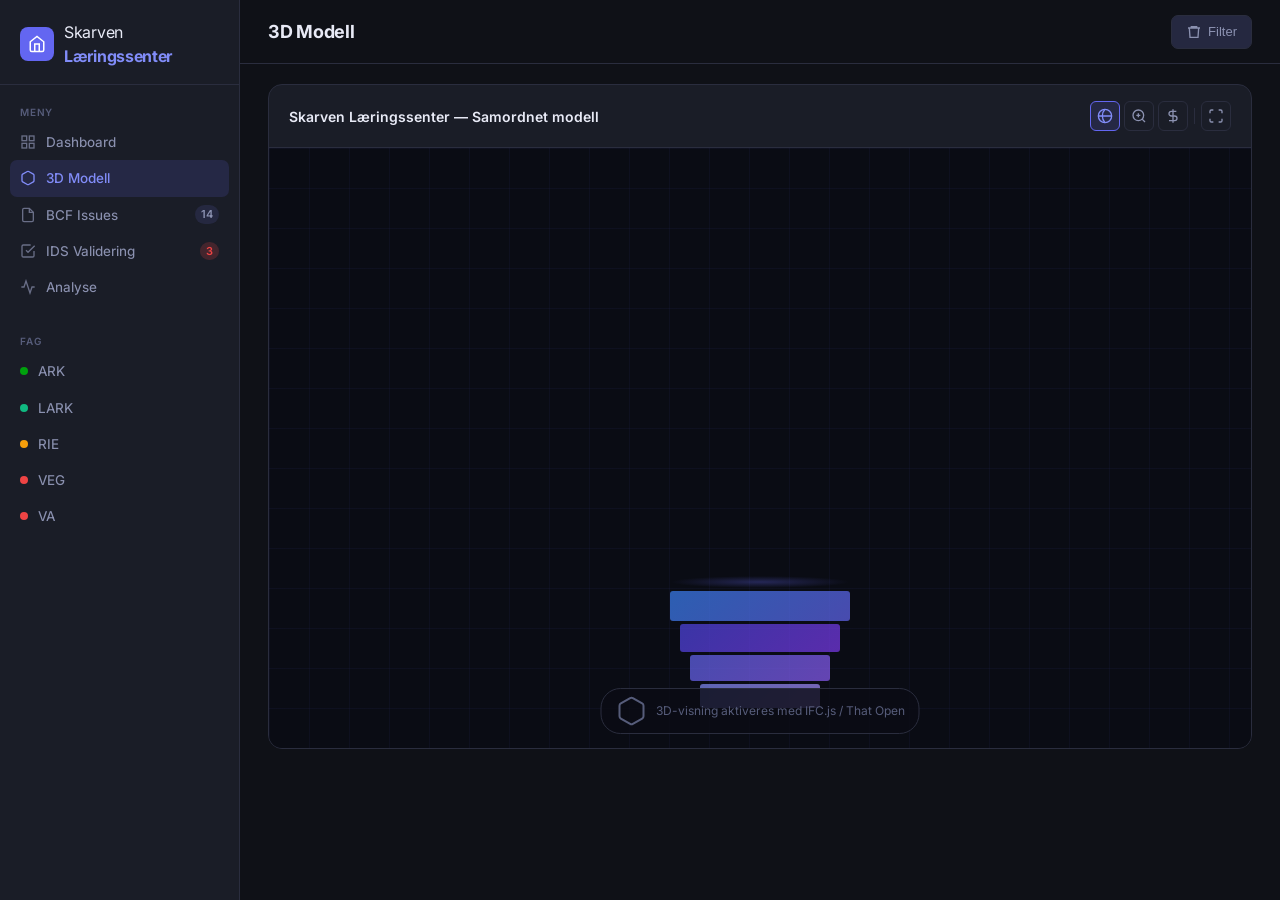
<file: HTML/3Dmodell.html>
<!DOCTYPE html>
<html lang="no">
<head>
  <meta charset="UTF-8" />
  <meta name="viewport" content="width=device-width, initial-scale=1.0" />
  <title>3D Modell — Skarven Læringssenter</title>
  <link rel="stylesheet" href="../CSS/styles.css" />
  <link rel="preconnect" href="https://fonts.googleapis.com" />
  <link href="https://fonts.googleapis.com/css2?family=Inter:wght@300;400;500;600;700&display=swap" rel="stylesheet" />
</head>
<body>
  <aside class="sidebar">
    <div class="sidebar-logo">
      <div class="logo-icon">
        <svg viewBox="0 0 24 24" fill="none" stroke="currentColor" stroke-width="2">
          <path d="M3 9l9-7 9 7v11a2 2 0 01-2 2H5a2 2 0 01-2-2z"/>
          <polyline points="9 22 9 12 15 12 15 22"/>
        </svg>
      </div>
      <span class="logo-text">Skarven <strong>Læringssenter</strong></span>
    </div>

    <nav class="sidebar-nav">
      <div class="nav-section-label">Meny</div>
      <a href="index.html" class="nav-item">
        <svg viewBox="0 0 24 24" fill="none" stroke="currentColor" stroke-width="2"><rect x="3" y="3" width="7" height="7"/><rect x="14" y="3" width="7" height="7"/><rect x="14" y="14" width="7" height="7"/><rect x="3" y="14" width="7" height="7"/></svg>
        Dashboard
      </a>
      <a href="3Dmodell.html" class="nav-item active">
        <svg viewBox="0 0 24 24" fill="none" stroke="currentColor" stroke-width="2"><path d="M21 16V8a2 2 0 00-1-1.73l-7-4a2 2 0 00-2 0l-7 4A2 2 0 003 8v8a2 2 0 001 1.73l7 4a2 2 0 002 0l7-4A2 2 0 0021 16z"/></svg>
        3D Modell
      </a>
      <a href="BCF.html" class="nav-item">
        <svg viewBox="0 0 24 24" fill="none" stroke="currentColor" stroke-width="2"><path d="M14 2H6a2 2 0 00-2 2v16a2 2 0 002 2h12a2 2 0 002-2V8z"/><polyline points="14 2 14 8 20 8"/></svg>
        BCF Issues
        <span class="nav-badge">14</span>
      </a>
      <a href="IDS.html" class="nav-item">
        <svg viewBox="0 0 24 24" fill="none" stroke="currentColor" stroke-width="2"><path d="M9 11l3 3L22 4"/><path d="M21 12v7a2 2 0 01-2 2H5a2 2 0 01-2-2V5a2 2 0 012-2h11"/></svg>
        IDS Validering
        <span class="nav-badge error">3</span>
      </a>
      <a href="Anlyse.html" class="nav-item">
        <svg viewBox="0 0 24 24" fill="none" stroke="currentColor" stroke-width="2"><polyline points="22 12 18 12 15 21 9 3 6 12 2 12"/></svg>
        Analyse
      </a>

      <div class="nav-section-label" style="margin-top:1.5rem">Fag</div>
      <a href="#" class="nav-item"><span class="discipline-dot" style="background:#00a10d"></span>ARK</a>
      <a href="#" class="nav-item"><span class="discipline-dot" style="background:#10b981"></span>LARK</a>
      <a href="#" class="nav-item"><span class="discipline-dot" style="background:#f59e0b"></span>RIE</a>
      <a href="#" class="nav-item"><span class="discipline-dot" style="background:#ef4444"></span>VEG</a>
      <a href="#" class="nav-item"><span class="discipline-dot" style="background:#ef4444"></span>VA</a>
    </nav>
  </aside>

  <main class="main">
    <header class="topbar">
      <div class="topbar-left">
        <h1 class="page-title">3D Modell</h1>
      </div>
      <div class="topbar-right">
        <button class="btn btn-secondary">
          <svg viewBox="0 0 24 24" fill="none" stroke="currentColor" stroke-width="2" width="16" height="16"><path d="M3 6h18M8 6V4h8v2M19 6l-1 14H6L5 6"/></svg>
          Filter
        </button>
      </div>
    </header>

    <section style="padding:20px 28px">
      <div class="card viewer-card">
        <div class="card-header">
          <h2 class="card-title">Skarven Læringssenter — Samordnet modell</h2>
          <div class="card-actions">
            <div class="viewer-tools">
              <button class="btn-icon active" title="Orbit">
                <svg viewBox="0 0 24 24" fill="none" stroke="currentColor" stroke-width="2" width="16" height="16"><circle cx="12" cy="12" r="10"/><path d="M12 2a14.5 14.5 0 000 20"/><path d="M2 12h20"/></svg>
              </button>
              <button class="btn-icon" title="Zoom">
                <svg viewBox="0 0 24 24" fill="none" stroke="currentColor" stroke-width="2" width="16" height="16"><circle cx="11" cy="11" r="8"/><path d="M21 21l-4.35-4.35"/><line x1="11" y1="8" x2="11" y2="14"/><line x1="8" y1="11" x2="14" y2="11"/></svg>
              </button>
              <button class="btn-icon" title="Snitt">
                <svg viewBox="0 0 24 24" fill="none" stroke="currentColor" stroke-width="2" width="16" height="16"><line x1="12" y1="2" x2="12" y2="22"/><path d="M17 5H9.5a3.5 3.5 0 000 7h5a3.5 3.5 0 010 7H6"/></svg>
              </button>
              <div class="viewer-divider"></div>
              <button class="btn-icon" title="Fullskjerm">
                <svg viewBox="0 0 24 24" fill="none" stroke="currentColor" stroke-width="2" width="16" height="16"><path d="M8 3H5a2 2 0 00-2 2v3m18 0V5a2 2 0 00-2-2h-3m0 18h3a2 2 0 002-2v-3M3 16v3a2 2 0 002 2h3"/></svg>
              </button>
            </div>
          </div>
        </div>
        <div class="viewer-canvas" style="height:600px">
          <div class="viewer-grid"></div>
          <div class="viewer-model-mock">
            <div class="mock-building">
              <div class="mock-floor mock-floor--4"></div>
              <div class="mock-floor mock-floor--3"></div>
              <div class="mock-floor mock-floor--2"></div>
              <div class="mock-floor mock-floor--1"></div>
              <div class="mock-shadow"></div>
            </div>
          </div>
          <div class="viewer-overlay-text">
            <svg viewBox="0 0 24 24" fill="none" stroke="currentColor" stroke-width="1.5" width="32" height="32"><path d="M21 16V8a2 2 0 00-1-1.73l-7-4a2 2 0 00-2 0l-7 4A2 2 0 003 8v8a2 2 0 001 1.73l7 4a2 2 0 002 0l7-4A2 2 0 0021 16z"/></svg>
            <span>3D-visning aktiveres med IFC.js / That Open</span>
          </div>
        </div>
      </div>
    </section>
  </main>

  <script src="../JS/app.js" defer></script>
</body>
</html>
</file>
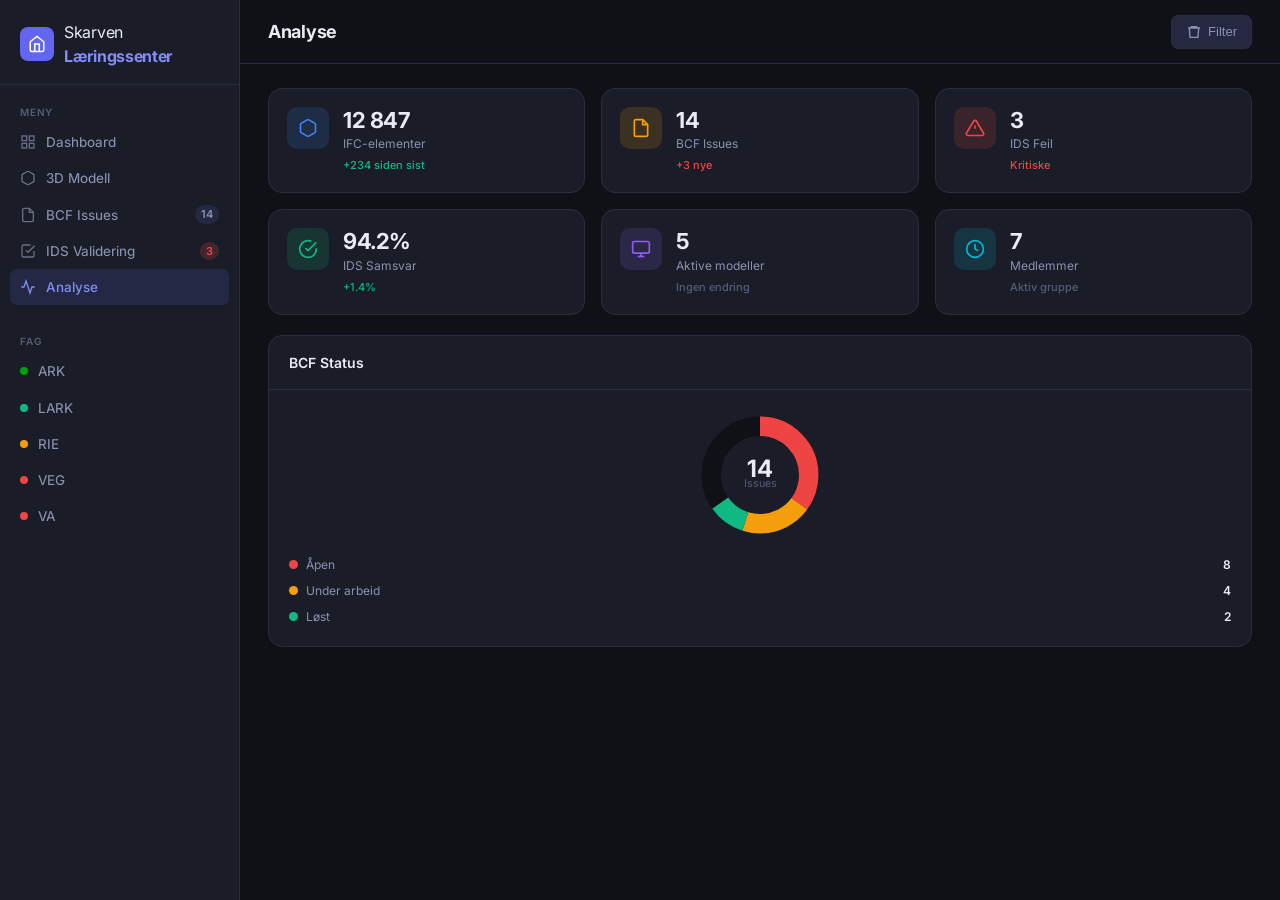
<file: HTML/Anlyse.html>
<!DOCTYPE html>
<html lang="no">
<head>
  <meta charset="UTF-8" />
  <meta name="viewport" content="width=device-width, initial-scale=1.0" />
  <title>Analyse — Skarven Læringssenter</title>
  <link rel="stylesheet" href="../CSS/styles.css" />
  <link rel="preconnect" href="https://fonts.googleapis.com" />
  <link href="https://fonts.googleapis.com/css2?family=Inter:wght@300;400;500;600;700&display=swap" rel="stylesheet" />
</head>
<body>
  <aside class="sidebar">
    <div class="sidebar-logo">
      <div class="logo-icon">
        <svg viewBox="0 0 24 24" fill="none" stroke="currentColor" stroke-width="2">
          <path d="M3 9l9-7 9 7v11a2 2 0 01-2 2H5a2 2 0 01-2-2z"/>
          <polyline points="9 22 9 12 15 12 15 22"/>
        </svg>
      </div>
      <span class="logo-text">Skarven <strong>Læringssenter</strong></span>
    </div>

    <nav class="sidebar-nav">
      <div class="nav-section-label">Meny</div>
      <a href="index.html" class="nav-item">
        <svg viewBox="0 0 24 24" fill="none" stroke="currentColor" stroke-width="2"><rect x="3" y="3" width="7" height="7"/><rect x="14" y="3" width="7" height="7"/><rect x="14" y="14" width="7" height="7"/><rect x="3" y="14" width="7" height="7"/></svg>
        Dashboard
      </a>
      <a href="3Dmodell.html" class="nav-item">
        <svg viewBox="0 0 24 24" fill="none" stroke="currentColor" stroke-width="2"><path d="M21 16V8a2 2 0 00-1-1.73l-7-4a2 2 0 00-2 0l-7 4A2 2 0 003 8v8a2 2 0 001 1.73l7 4a2 2 0 002 0l7-4A2 2 0 0021 16z"/></svg>
        3D Modell
      </a>
      <a href="BCF.html" class="nav-item">
        <svg viewBox="0 0 24 24" fill="none" stroke="currentColor" stroke-width="2"><path d="M14 2H6a2 2 0 00-2 2v16a2 2 0 002 2h12a2 2 0 002-2V8z"/><polyline points="14 2 14 8 20 8"/></svg>
        BCF Issues
        <span class="nav-badge">14</span>
      </a>
      <a href="IDS.html" class="nav-item">
        <svg viewBox="0 0 24 24" fill="none" stroke="currentColor" stroke-width="2"><path d="M9 11l3 3L22 4"/><path d="M21 12v7a2 2 0 01-2 2H5a2 2 0 01-2-2V5a2 2 0 012-2h11"/></svg>
        IDS Validering
        <span class="nav-badge error">3</span>
      </a>
      <a href="Anlyse.html" class="nav-item active">
        <svg viewBox="0 0 24 24" fill="none" stroke="currentColor" stroke-width="2"><polyline points="22 12 18 12 15 21 9 3 6 12 2 12"/></svg>
        Analyse
      </a>

      <div class="nav-section-label" style="margin-top:1.5rem">Fag</div>
      <a href="#" class="nav-item"><span class="discipline-dot" style="background:#00a10d"></span>ARK</a>
      <a href="#" class="nav-item"><span class="discipline-dot" style="background:#10b981"></span>LARK</a>
      <a href="#" class="nav-item"><span class="discipline-dot" style="background:#f59e0b"></span>RIE</a>
      <a href="#" class="nav-item"><span class="discipline-dot" style="background:#ef4444"></span>VEG</a>
      <a href="#" class="nav-item"><span class="discipline-dot" style="background:#ef4444"></span>VA</a>
    </nav>
  </aside>

  <main class="main">
    <header class="topbar">
      <div class="topbar-left">
        <h1 class="page-title">Analyse</h1>
      </div>
      <div class="topbar-right">
        <button class="btn btn-secondary">
          <svg viewBox="0 0 24 24" fill="none" stroke="currentColor" stroke-width="2" width="16" height="16"><path d="M3 6h18M8 6V4h8v2M19 6l-1 14H6L5 6"/></svg>
          Filter
        </button>
      </div>
    </header>

    <section class="kpi-grid">
      <div class="kpi-card">
        <div class="kpi-icon kpi-icon--blue">
          <svg viewBox="0 0 24 24" fill="none" stroke="currentColor" stroke-width="2"><path d="M21 16V8a2 2 0 00-1-1.73l-7-4a2 2 0 00-2 0l-7 4A2 2 0 003 8v8a2 2 0 001 1.73l7 4a2 2 0 002 0l7-4A2 2 0 0021 16z"/></svg>
        </div>
        <div class="kpi-content">
          <div class="kpi-value">12 847</div>
          <div class="kpi-label">IFC-elementer</div>
          <div class="kpi-delta positive">+234 siden sist</div>
        </div>
      </div>
      <div class="kpi-card">
        <div class="kpi-icon kpi-icon--amber">
          <svg viewBox="0 0 24 24" fill="none" stroke="currentColor" stroke-width="2"><path d="M14 2H6a2 2 0 00-2 2v16a2 2 0 002 2h12a2 2 0 002-2V8z"/><polyline points="14 2 14 8 20 8"/></svg>
        </div>
        <div class="kpi-content">
          <div class="kpi-value">14</div>
          <div class="kpi-label">BCF Issues</div>
          <div class="kpi-delta negative">+3 nye</div>
        </div>
      </div>
      <div class="kpi-card">
        <div class="kpi-icon kpi-icon--red">
          <svg viewBox="0 0 24 24" fill="none" stroke="currentColor" stroke-width="2"><path d="M10.29 3.86L1.82 18a2 2 0 001.71 3h16.94a2 2 0 001.71-3L13.71 3.86a2 2 0 00-3.42 0z"/><line x1="12" y1="9" x2="12" y2="13"/><line x1="12" y1="17" x2="12.01" y2="17"/></svg>
        </div>
        <div class="kpi-content">
          <div class="kpi-value">3</div>
          <div class="kpi-label">IDS Feil</div>
          <div class="kpi-delta negative">Kritiske</div>
        </div>
      </div>
      <div class="kpi-card">
        <div class="kpi-icon kpi-icon--green">
          <svg viewBox="0 0 24 24" fill="none" stroke="currentColor" stroke-width="2"><path d="M22 11.08V12a10 10 0 11-5.93-9.14"/><polyline points="22 4 12 14.01 9 11.01"/></svg>
        </div>
        <div class="kpi-content">
          <div class="kpi-value">94.2%</div>
          <div class="kpi-label">IDS Samsvar</div>
          <div class="kpi-delta positive">+1.4%</div>
        </div>
      </div>
      <div class="kpi-card">
        <div class="kpi-icon kpi-icon--purple">
          <svg viewBox="0 0 24 24" fill="none" stroke="currentColor" stroke-width="2"><rect x="2" y="3" width="20" height="14" rx="2"/><line x1="8" y1="21" x2="16" y2="21"/><line x1="12" y1="17" x2="12" y2="21"/></svg>
        </div>
        <div class="kpi-content">
          <div class="kpi-value">5</div>
          <div class="kpi-label">Aktive modeller</div>
          <div class="kpi-delta neutral">Ingen endring</div>
        </div>
      </div>
      <div class="kpi-card">
        <div class="kpi-icon kpi-icon--cyan">
          <svg viewBox="0 0 24 24" fill="none" stroke="currentColor" stroke-width="2"><circle cx="12" cy="12" r="10"/><polyline points="12 6 12 12 16 14"/></svg>
        </div>
        <div class="kpi-content">
          <div class="kpi-value">7</div>
          <div class="kpi-label">Medlemmer</div>
          <div class="kpi-delta neutral">Aktiv gruppe</div>
        </div>
      </div>
    </section>

    <section style="padding:20px 28px">
      <div class="card chart-card">
        <div class="card-header">
          <h2 class="card-title">BCF Status</h2>
        </div>
        <div class="donut-container">
          <svg class="donut-svg" viewBox="0 0 120 120">
            <circle class="donut-ring" cx="60" cy="60" r="45" />
            <circle class="donut-segment donut-segment--open" cx="60" cy="60" r="45" stroke-dasharray="99 184" stroke-dashoffset="0" />
            <circle class="donut-segment donut-segment--progress" cx="60" cy="60" r="45" stroke-dasharray="56 184" stroke-dashoffset="-99" />
            <circle class="donut-segment donut-segment--solved" cx="60" cy="60" r="45" stroke-dasharray="29 184" stroke-dashoffset="-155" />
            <text x="60" y="56" class="donut-center-num">14</text>
            <text x="60" y="68" class="donut-center-label">Issues</text>
          </svg>
          <div class="donut-legend">
            <div class="donut-legend-item">
              <span class="donut-dot" style="background:#ef4444"></span>
              <span>Åpen</span>
              <strong>8</strong>
            </div>
            <div class="donut-legend-item">
              <span class="donut-dot" style="background:#f59e0b"></span>
              <span>Under arbeid</span>
              <strong>4</strong>
            </div>
            <div class="donut-legend-item">
              <span class="donut-dot" style="background:#10b981"></span>
              <span>Løst</span>
              <strong>2</strong>
            </div>
          </div>
        </div>
      </div>
    </section>
  </main>

  <script src="../JS/app.js" defer></script>
</body>
</html>
</file>
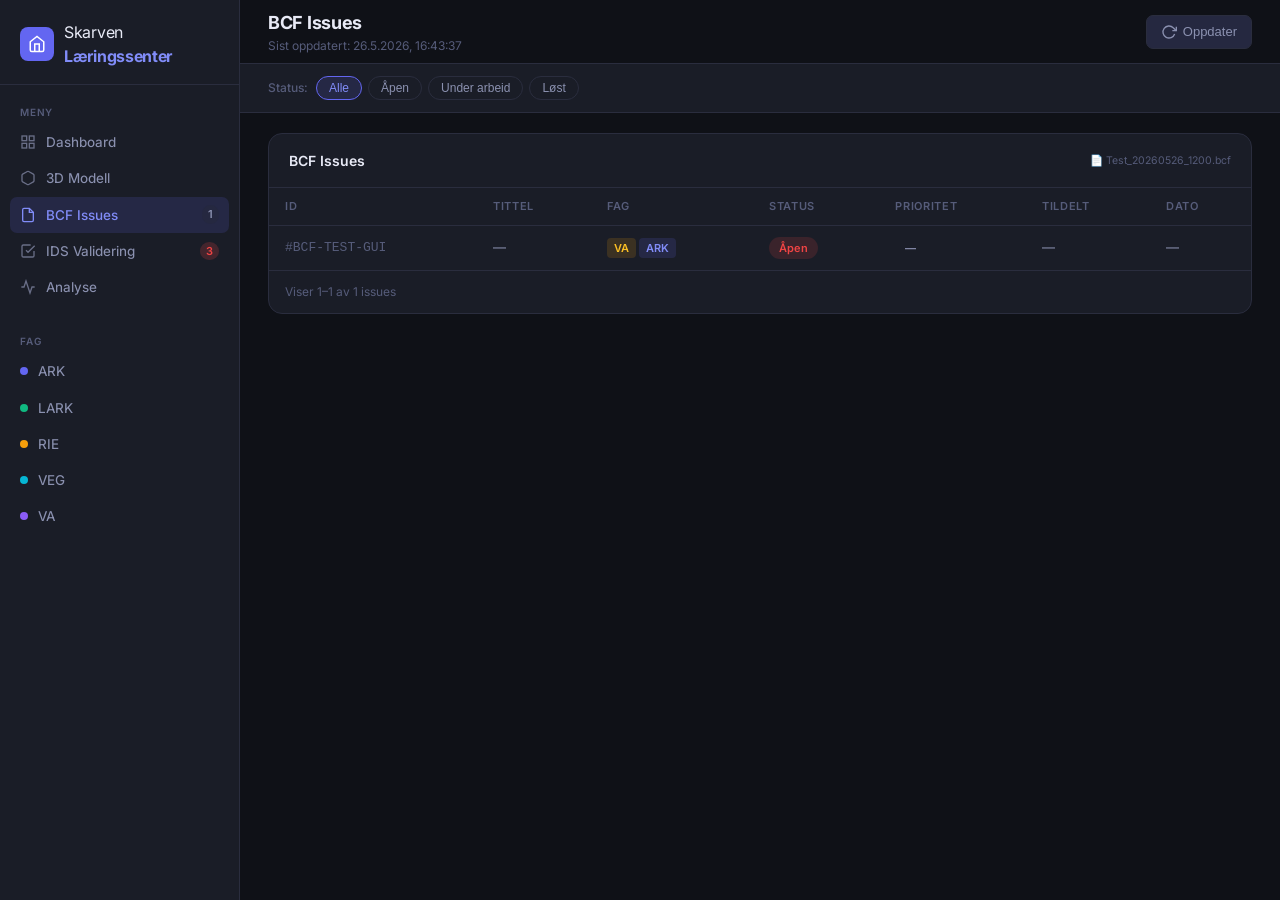
<file: HTML/BCF.html>
<!DOCTYPE html>
<html lang="no">
<head>
  <meta charset="UTF-8" />
  <meta name="viewport" content="width=device-width, initial-scale=1.0" />
  <title>BCF Issues — Skarven Læringssenter</title>
  <link rel="stylesheet" href="../CSS/styles.css" />
  <link rel="preconnect" href="https://fonts.googleapis.com" />
  <link href="https://fonts.googleapis.com/css2?family=Inter:wght@300;400;500;600;700&display=swap" rel="stylesheet" />
</head>
<body>
  <aside class="sidebar">
    <div class="sidebar-logo">
      <div class="logo-icon">
        <svg viewBox="0 0 24 24" fill="none" stroke="currentColor" stroke-width="2">
          <path d="M3 9l9-7 9 7v11a2 2 0 01-2 2H5a2 2 0 01-2-2z"/>
          <polyline points="9 22 9 12 15 12 15 22"/>
        </svg>
      </div>
      <span class="logo-text">Skarven <strong>Læringssenter</strong></span>
    </div>

    <nav class="sidebar-nav">
      <div class="nav-section-label">Meny</div>
      <a href="index.html" class="nav-item">
        <svg viewBox="0 0 24 24" fill="none" stroke="currentColor" stroke-width="2"><rect x="3" y="3" width="7" height="7"/><rect x="14" y="3" width="7" height="7"/><rect x="14" y="14" width="7" height="7"/><rect x="3" y="14" width="7" height="7"/></svg>
        Dashboard
      </a>
      <a href="3Dmodell.html" class="nav-item">
        <svg viewBox="0 0 24 24" fill="none" stroke="currentColor" stroke-width="2"><path d="M21 16V8a2 2 0 00-1-1.73l-7-4a2 2 0 00-2 0l-7 4A2 2 0 003 8v8a2 2 0 001 1.73l7 4a2 2 0 002 0l7-4A2 2 0 0021 16z"/></svg>
        3D Modell
      </a>
      <a href="BCF.html" class="nav-item active">
        <svg viewBox="0 0 24 24" fill="none" stroke="currentColor" stroke-width="2"><path d="M14 2H6a2 2 0 00-2 2v16a2 2 0 002 2h12a2 2 0 002-2V8z"/><polyline points="14 2 14 8 20 8"/></svg>
        BCF Issues
        <span class="nav-badge" id="navBadge">—</span>
      </a>
      <a href="IDS.html" class="nav-item">
        <svg viewBox="0 0 24 24" fill="none" stroke="currentColor" stroke-width="2"><path d="M9 11l3 3L22 4"/><path d="M21 12v7a2 2 0 01-2 2H5a2 2 0 01-2-2V5a2 2 0 012-2h11"/></svg>
        IDS Validering
        <span class="nav-badge error">3</span>
      </a>
      <a href="Anlyse.html" class="nav-item">
        <svg viewBox="0 0 24 24" fill="none" stroke="currentColor" stroke-width="2"><polyline points="22 12 18 12 15 21 9 3 6 12 2 12"/></svg>
        Analyse
      </a>

      <div class="nav-section-label" style="margin-top:1.5rem">Fag</div>
      <a href="#" class="nav-item"><span class="discipline-dot" style="background:#6366f1"></span>ARK</a>
      <a href="#" class="nav-item"><span class="discipline-dot" style="background:#10b981"></span>LARK</a>
      <a href="#" class="nav-item"><span class="discipline-dot" style="background:#f59e0b"></span>RIE</a>
      <a href="#" class="nav-item"><span class="discipline-dot" style="background:#06b6d4"></span>VEG</a>
      <a href="#" class="nav-item"><span class="discipline-dot" style="background:#8b5cf6"></span>VA</a>
    </nav>
  </aside>

  <main class="main">
    <header class="topbar">
      <div class="topbar-left">
        <h1 class="page-title">BCF Issues</h1>
        <div class="breadcrumb" id="bcfMeta">Laster…</div>
      </div>
      <div class="topbar-right">
        <button class="btn btn-secondary" id="oppdaterBtn" onclick="lastBCF()">
          <svg viewBox="0 0 24 24" fill="none" stroke="currentColor" stroke-width="2" width="16" height="16"><polyline points="23 4 23 10 17 10"/><path d="M20.49 15a9 9 0 11-2.12-9.36L23 10"/></svg>
          Oppdater
        </button>
      </div>
    </header>

    <div class="filter-bar">
      <div class="filter-group">
        <label class="filter-label">Status:</label>
        <div class="filter-chips" id="filterChips">
          <button class="chip active" data-filter="Alle">Alle</button>
          <button class="chip" data-filter="Åpen">Åpen</button>
          <button class="chip" data-filter="Under arbeid">Under arbeid</button>
          <button class="chip" data-filter="Løst">Løst</button>
        </div>
      </div>
    </div>

    <section style="padding:20px 28px">
      <div class="card table-card">
        <div class="card-header">
          <h2 class="card-title">BCF Issues</h2>
          <div class="card-actions">
            <span id="kildeLabel" style="font-size:0.75rem;color:var(--text-muted)"></span>
          </div>
        </div>
        <table class="data-table">
          <thead>
            <tr>
              <th>ID</th>
              <th>Tittel</th>
              <th>Fag</th>
              <th>Status</th>
              <th>Prioritet</th>
              <th>Tildelt</th>
              <th>Dato</th>
            </tr>
          </thead>
          <tbody id="bcfTabell">
            <tr><td colspan="7" style="text-align:center;padding:2rem;color:var(--text-muted)">Laster BCF-data…</td></tr>
          </tbody>
        </table>
        <div class="table-footer">
          <span id="tabellerFooter">—</span>
          <div class="pagination" id="paginering"></div>
        </div>
      </div>
    </section>
  </main>

  <script src="../JS/app.js" defer></script>
  <script>
    const SIDE_STORRELSE = 10;
    let alleIssues   = [];
    let filtrertListe = [];
    let aktivSide    = 1;
    let aktivFilter  = 'Alle';

    const PRIORITET_KLASSE = {
      'Kritisk': 'priority--critical',
      'Høy':     'priority--high',
      'Middels': 'priority--medium',
      'Lav':     'priority--low',
    };
    const STATUS_KLASSE = {
      'Åpen':         'status--open',
      'Under arbeid': 'status--progress',
      'Løst':         'status--solved',
    };
    const FAG_KLASSE = {
      'ARK': 'tag--ark', 'LARK': 'tag--lark', 'RIE': 'tag--rie',
      'VA':  'tag--riv', 'VEG':  'tag--rib',  'RIB': 'tag--rib',
    };

    function lagRad(issue) {
      const fag = (issue.disciplines || [])
        .map(d => `<span class="tag ${FAG_KLASSE[d] || ''}">${d}</span>`)
        .join('');
      const statKl = STATUS_KLASSE[issue.status]    || '';
      const priKl  = PRIORITET_KLASSE[issue.priority] || '';
      return `<tr class="table-row">
        <td class="id-cell">${issue.id}</td>
        <td>${issue.title}</td>
        <td>${fag}</td>
        <td><span class="status-badge ${statKl}">${issue.status}</span></td>
        <td><span class="priority ${priKl}">${issue.priority}</span></td>
        <td>${issue.assigned}</td>
        <td>${issue.date}</td>
      </tr>`;
    }

    function visside(side) {
      aktivSide = side;
      const start = (side - 1) * SIDE_STORRELSE;
      const slice = filtrertListe.slice(start, start + SIDE_STORRELSE);

      const tabell = document.getElementById('bcfTabell');
      if (filtrertListe.length === 0) {
        tabell.innerHTML = `<tr><td colspan="7" style="text-align:center;padding:2rem;color:var(--text-muted)">
          Ingen issues funnet${aktivFilter !== 'Alle' ? ' med status «' + aktivFilter + '»' : ''}.
        </td></tr>`;
      } else {
        tabell.innerHTML = slice.map(lagRad).join('');
      }

      const totSider = Math.ceil(filtrertListe.length / SIDE_STORRELSE);
      const pag = document.getElementById('paginering');
      if (totSider <= 1) { pag.innerHTML = ''; }
      else {
        let knapper = side > 1 ? `<button class="page-btn" onclick="visside(${side-1})">‹</button>` : '';
        for (let i = 1; i <= totSider; i++) {
          knapper += `<button class="page-btn${i===side?' active':''}" onclick="visside(${i})">${i}</button>`;
        }
        if (side < totSider) knapper += `<button class="page-btn" onclick="visside(${side+1})">›</button>`;
        pag.innerHTML = knapper;
      }

      document.getElementById('tabellerFooter').textContent =
        filtrertListe.length === 0
          ? 'Ingen issues'
          : `Viser ${start+1}–${Math.min(start+SIDE_STORRELSE, filtrertListe.length)} av ${filtrertListe.length} issues`;
    }

    function settFilter(filter) {
      aktivFilter  = filter;
      aktivSide    = 1;
      filtrertListe = filter === 'Alle'
        ? [...alleIssues]
        : alleIssues.filter(i => i.status === filter);

      document.querySelectorAll('#filterChips .chip').forEach(c => {
        c.classList.toggle('active', c.dataset.filter === filter);
      });
      visside(1);
    }

    document.querySelectorAll('#filterChips .chip').forEach(c => {
      c.addEventListener('click', () => settFilter(c.dataset.filter));
    });

    async function lastBCF() {
      const tabell = document.getElementById('bcfTabell');
      tabell.innerHTML = `<tr><td colspan="7" style="text-align:center;padding:2rem;color:var(--text-muted)">Laster…</td></tr>`;

      try {
        const url = `../data/bcf-data.json?t=${Date.now()}`;
        const resp = await fetch(url);
        if (!resp.ok) throw new Error(`HTTP ${resp.status}`);
        const data = await resp.json();

        alleIssues    = data.issues || [];
        filtrertListe = [...alleIssues];
        aktivFilter   = 'Alle';

        document.querySelectorAll('#filterChips .chip').forEach(c =>
          c.classList.toggle('active', c.dataset.filter === 'Alle'));

        const badge = document.getElementById('navBadge');
        if (badge) badge.textContent = alleIssues.length || '0';

        const meta = document.getElementById('bcfMeta');
        if (data.generated) {
          const d = new Date(data.generated);
          meta.textContent = `Sist oppdatert: ${d.toLocaleString('nb-NO')}`;
        } else {
          meta.textContent = 'Ingen BCF-data ennå — kjør BIM-kontroll';
        }

        const kilde = document.getElementById('kildeLabel');
        if (kilde && data.source) kilde.textContent = `📄 ${data.source}`;

        visside(1);

      } catch (err) {
        tabell.innerHTML = `<tr><td colspan="7" style="text-align:center;padding:2rem;color:var(--red)">
          Kunne ikke laste BCF-data (${err.message})
        </td></tr>`;
      }
    }

    lastBCF();
  </script>
</body>
</html>
</file>
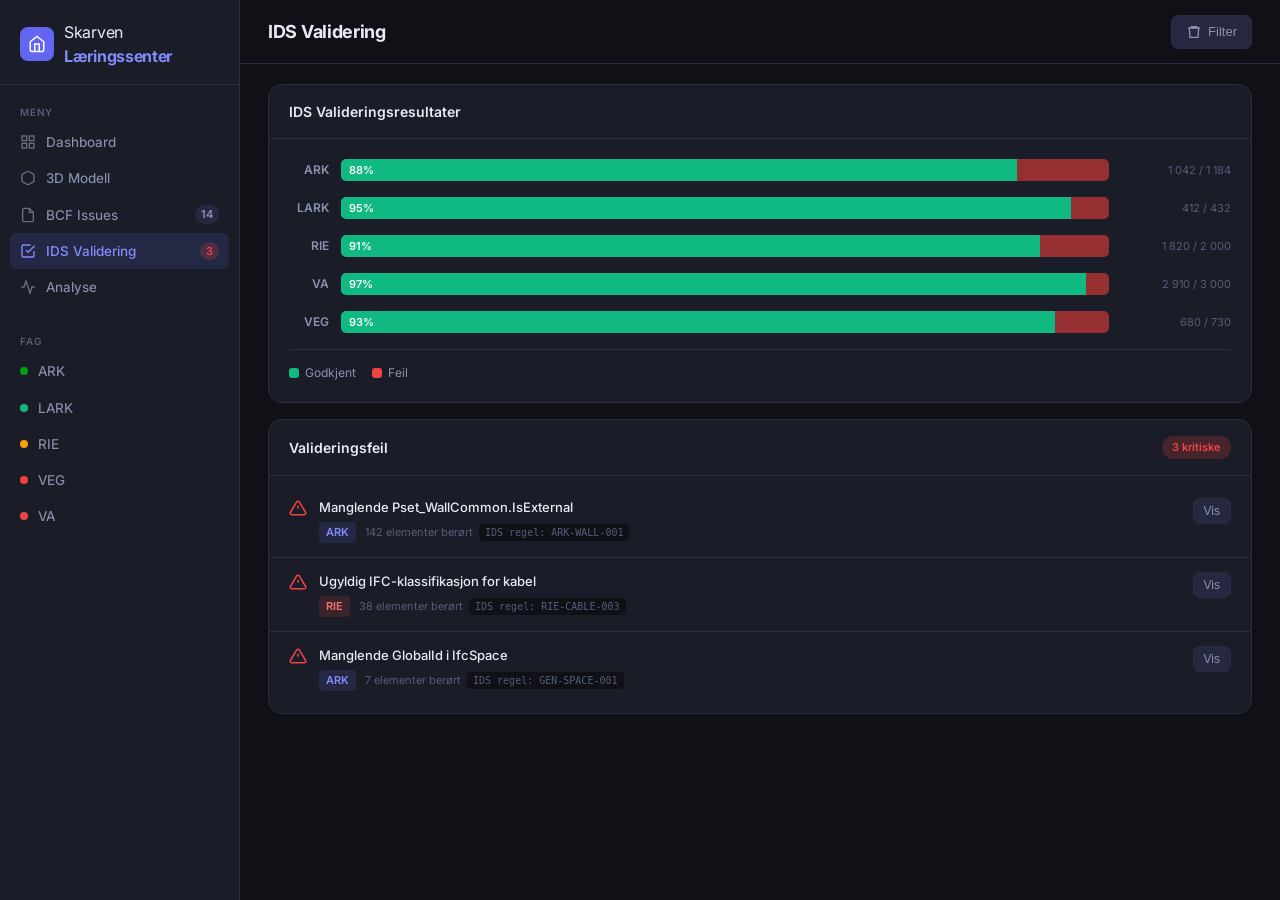
<file: HTML/IDS.html>
<!DOCTYPE html>
<html lang="no">
<head>
  <meta charset="UTF-8" />
  <meta name="viewport" content="width=device-width, initial-scale=1.0" />
  <title>IDS Validering — Skarven Læringssenter</title>
  <link rel="stylesheet" href="../CSS/styles.css" />
  <link rel="preconnect" href="https://fonts.googleapis.com" />
  <link href="https://fonts.googleapis.com/css2?family=Inter:wght@300;400;500;600;700&display=swap" rel="stylesheet" />
</head>
<body>
  <aside class="sidebar">
    <div class="sidebar-logo">
      <div class="logo-icon">
        <svg viewBox="0 0 24 24" fill="none" stroke="currentColor" stroke-width="2">
          <path d="M3 9l9-7 9 7v11a2 2 0 01-2 2H5a2 2 0 01-2-2z"/>
          <polyline points="9 22 9 12 15 12 15 22"/>
        </svg>
      </div>
      <span class="logo-text">Skarven <strong>Læringssenter</strong></span>
    </div>

    <nav class="sidebar-nav">
      <div class="nav-section-label">Meny</div>
      <a href="index.html" class="nav-item">
        <svg viewBox="0 0 24 24" fill="none" stroke="currentColor" stroke-width="2"><rect x="3" y="3" width="7" height="7"/><rect x="14" y="3" width="7" height="7"/><rect x="14" y="14" width="7" height="7"/><rect x="3" y="14" width="7" height="7"/></svg>
        Dashboard
      </a>
      <a href="3Dmodell.html" class="nav-item">
        <svg viewBox="0 0 24 24" fill="none" stroke="currentColor" stroke-width="2"><path d="M21 16V8a2 2 0 00-1-1.73l-7-4a2 2 0 00-2 0l-7 4A2 2 0 003 8v8a2 2 0 001 1.73l7 4a2 2 0 002 0l7-4A2 2 0 0021 16z"/></svg>
        3D Modell
      </a>
      <a href="BCF.html" class="nav-item">
        <svg viewBox="0 0 24 24" fill="none" stroke="currentColor" stroke-width="2"><path d="M14 2H6a2 2 0 00-2 2v16a2 2 0 002 2h12a2 2 0 002-2V8z"/><polyline points="14 2 14 8 20 8"/></svg>
        BCF Issues
        <span class="nav-badge">14</span>
      </a>
      <a href="IDS.html" class="nav-item active">
        <svg viewBox="0 0 24 24" fill="none" stroke="currentColor" stroke-width="2"><path d="M9 11l3 3L22 4"/><path d="M21 12v7a2 2 0 01-2 2H5a2 2 0 01-2-2V5a2 2 0 012-2h11"/></svg>
        IDS Validering
        <span class="nav-badge error">3</span>
      </a>
      <a href="Anlyse.html" class="nav-item">
        <svg viewBox="0 0 24 24" fill="none" stroke="currentColor" stroke-width="2"><polyline points="22 12 18 12 15 21 9 3 6 12 2 12"/></svg>
        Analyse
      </a>

      <div class="nav-section-label" style="margin-top:1.5rem">Fag</div>
      <a href="#" class="nav-item"><span class="discipline-dot" style="background:#00a10d"></span>ARK</a>
      <a href="#" class="nav-item"><span class="discipline-dot" style="background:#10b981"></span>LARK</a>
      <a href="#" class="nav-item"><span class="discipline-dot" style="background:#f59e0b"></span>RIE</a>
      <a href="#" class="nav-item"><span class="discipline-dot" style="background:#ef4444"></span>VEG</a>
      <a href="#" class="nav-item"><span class="discipline-dot" style="background:#ef4444"></span>VA</a>
    </nav>
  </aside>

  <main class="main">
    <header class="topbar">
      <div class="topbar-left">
        <h1 class="page-title">IDS Validering</h1>
      </div>
      <div class="topbar-right">
        <button class="btn btn-secondary">
          <svg viewBox="0 0 24 24" fill="none" stroke="currentColor" stroke-width="2" width="16" height="16"><path d="M3 6h18M8 6V4h8v2M19 6l-1 14H6L5 6"/></svg>
          Filter
        </button>
      </div>
    </header>

    <section class="main-grid" style="padding:20px 28px">
      <div class="card chart-card" style="grid-column:1 / -1">
        <div class="card-header">
          <h2 class="card-title">IDS Valideringsresultater</h2>
        </div>
        <div class="ids-chart-container">
          <div class="ids-bar-chart">
            <div class="bar-row">
              <span class="bar-label">ARK</span>
              <div class="bar-track">
                <div class="bar-fill bar-fill--pass" style="width:88%"><span class="bar-pct">88%</span></div>
                <div class="bar-fill bar-fill--fail" style="width:12%"></div>
              </div>
              <span class="bar-count">1 042 / 1 184</span>
            </div>
            <div class="bar-row">
              <span class="bar-label">LARK</span>
              <div class="bar-track">
                <div class="bar-fill bar-fill--pass" style="width:95%"><span class="bar-pct">95%</span></div>
                <div class="bar-fill bar-fill--fail" style="width:5%"></div>
              </div>
              <span class="bar-count">412 / 432</span>
            </div>
            <div class="bar-row">
              <span class="bar-label">RIE</span>
              <div class="bar-track">
                <div class="bar-fill bar-fill--pass" style="width:91%"><span class="bar-pct">91%</span></div>
                <div class="bar-fill bar-fill--fail" style="width:9%"></div>
              </div>
              <span class="bar-count">1 820 / 2 000</span>
            </div>
            <div class="bar-row">
              <span class="bar-label">VA</span>
              <div class="bar-track">
                <div class="bar-fill bar-fill--pass" style="width:97%"><span class="bar-pct">97%</span></div>
                <div class="bar-fill bar-fill--fail" style="width:3%"></div>
              </div>
              <span class="bar-count">2 910 / 3 000</span>
            </div>
            <div class="bar-row">
              <span class="bar-label">VEG</span>
              <div class="bar-track">
                <div class="bar-fill bar-fill--pass" style="width:93%"><span class="bar-pct">93%</span></div>
                <div class="bar-fill bar-fill--fail" style="width:7%"></div>
              </div>
              <span class="bar-count">680 / 730</span>
            </div>
          </div>
          <div class="ids-legend">
            <span class="legend-item"><span class="legend-dot" style="background:#10b981"></span>Godkjent</span>
            <span class="legend-item"><span class="legend-dot" style="background:#ef4444"></span>Feil</span>
          </div>
        </div>
      </div>

      <div class="card errors-card" style="grid-column:1 / -1">
        <div class="card-header">
          <h2 class="card-title">Valideringsfeil</h2>
          <span class="error-count-badge">3 kritiske</span>
        </div>
        <div class="error-list">
          <div class="error-item error-item--critical">
            <div class="error-icon">
              <svg viewBox="0 0 24 24" fill="none" stroke="currentColor" stroke-width="2" width="18" height="18"><path d="M10.29 3.86L1.82 18a2 2 0 001.71 3h16.94a2 2 0 001.71-3L13.71 3.86a2 2 0 00-3.42 0z"/><line x1="12" y1="9" x2="12" y2="13"/><line x1="12" y1="17" x2="12.01" y2="17"/></svg>
            </div>
            <div class="error-content">
              <div class="error-title">Manglende Pset_WallCommon.IsExternal</div>
              <div class="error-meta">
                <span class="tag tag--ark">ARK</span>
                <span>142 elementer berørt</span>
                <span class="error-rule">IDS regel: ARK-WALL-001</span>
              </div>
            </div>
            <button class="btn btn-secondary btn-sm">Vis</button>
          </div>
          <div class="error-item error-item--critical">
            <div class="error-icon">
              <svg viewBox="0 0 24 24" fill="none" stroke="currentColor" stroke-width="2" width="18" height="18"><path d="M10.29 3.86L1.82 18a2 2 0 001.71 3h16.94a2 2 0 001.71-3L13.71 3.86a2 2 0 00-3.42 0z"/><line x1="12" y1="9" x2="12" y2="13"/><line x1="12" y1="17" x2="12.01" y2="17"/></svg>
            </div>
            <div class="error-content">
              <div class="error-title">Ugyldig IFC-klassifikasjon for kabel</div>
              <div class="error-meta">
                <span class="tag tag--rie">RIE</span>
                <span>38 elementer berørt</span>
                <span class="error-rule">IDS regel: RIE-CABLE-003</span>
              </div>
            </div>
            <button class="btn btn-secondary btn-sm">Vis</button>
          </div>
          <div class="error-item error-item--critical">
            <div class="error-icon">
              <svg viewBox="0 0 24 24" fill="none" stroke="currentColor" stroke-width="2" width="18" height="18"><path d="M10.29 3.86L1.82 18a2 2 0 001.71 3h16.94a2 2 0 001.71-3L13.71 3.86a2 2 0 00-3.42 0z"/><line x1="12" y1="9" x2="12" y2="13"/><line x1="12" y1="17" x2="12.01" y2="17"/></svg>
            </div>
            <div class="error-content">
              <div class="error-title">Manglende GlobalId i IfcSpace</div>
              <div class="error-meta">
                <span class="tag tag--ark">ARK</span>
                <span>7 elementer berørt</span>
                <span class="error-rule">IDS regel: GEN-SPACE-001</span>
              </div>
            </div>
            <button class="btn btn-secondary btn-sm">Vis</button>
          </div>
        </div>
      </div>
    </section>
  </main>

  <script src="../JS/app.js" defer></script>
</body>
</html>
</file>
<file: CSS/styles.css>
*, *::before, *::after { box-sizing: border-box; margin: 0; padding: 0; }
/* Ensure [hidden] always wins over display:flex/block in component CSS */
[hidden] { display: none !important; }

:root {
  --bg:           #0f1117;
  --bg-card:      #1a1d27;
  --bg-card-2:    #1e2130;
  --bg-hover:     #252840;
  --border:       #2a2d3e;
  --border-light: #323654;

  --text-primary:   #e8eaf6;
  --text-secondary: #8b91b0;
  --text-muted:     #565c7a;

  --accent:       #6366f1;
  --accent-light: #818cf8;
  --accent-glow:  rgba(99,102,241,0.15);

  --green:   #10b981;
  --amber:   #f59e0b;
  --red:     #ef4444;
  --blue:    #3b82f6;
  --purple:  #8b5cf6;
  --cyan:    #06b6d4;

  --sidebar-w: 240px;
  --topbar-h:  64px;

  --radius:    10px;
  --radius-lg: 14px;

  font-family: 'Inter', system-ui, sans-serif;
  font-size: 14px;
  line-height: 1.5;
}

html, body {
  height: 100%;
  background: var(--bg);
  color: var(--text-primary);
  overflow-x: hidden;
}

/* ═══════════════════════════════════════════════
   LAYOUT
════════════════════════════════════════════════ */
body {
  display: grid;
  grid-template-columns: var(--sidebar-w) 1fr;
  grid-template-rows: 1fr;
  min-height: 100vh;
}

/* ═══════════════════════════════════════════════
   SIDEBAR
════════════════════════════════════════════════ */
.sidebar {
  grid-row: 1;
  grid-column: 1;
  position: sticky;
  top: 0;
  height: 100vh;
  background: var(--bg-card);
  border-right: 1px solid var(--border);
  display: flex;
  flex-direction: column;
  overflow-y: auto;
}

.sidebar-logo {
  display: flex;
  align-items: center;
  gap: 10px;
  padding: 20px 20px 16px;
  border-bottom: 1px solid var(--border);
}

.logo-icon {
  width: 34px;
  height: 34px;
  background: var(--accent);
  border-radius: 8px;
  display: flex;
  align-items: center;
  justify-content: center;
  flex-shrink: 0;
}
.logo-icon svg {
  width: 18px;
  height: 18px;
  stroke: #fff;
}
.logo-text {
  font-size: 16px;
  color: var(--text-primary);
  letter-spacing: -0.3px;
}
.logo-text strong { color: var(--accent-light); }

.sidebar-nav {
  flex: 1;
  padding: 12px 10px;
}

.nav-section-label {
  font-size: 10px;
  font-weight: 600;
  text-transform: uppercase;
  letter-spacing: 0.08em;
  color: var(--text-muted);
  padding: 8px 10px 4px;
}

.nav-item {
  display: flex;
  align-items: center;
  gap: 10px;
  padding: 8px 10px;
  border-radius: 7px;
  color: var(--text-secondary);
  text-decoration: none;
  font-size: 13.5px;
  font-weight: 450;
  transition: background 0.15s, color 0.15s;
  cursor: pointer;
  position: relative;
}
.nav-item svg {
  width: 16px;
  height: 16px;
  flex-shrink: 0;
  opacity: 0.7;
}
.nav-item:hover {
  background: var(--bg-hover);
  color: var(--text-primary);
}
.nav-item.active {
  background: var(--accent-glow);
  color: var(--accent-light);
  font-weight: 500;
}
.nav-item.active svg { opacity: 1; }

.nav-badge {
  margin-left: auto;
  background: var(--bg-hover);
  color: var(--text-secondary);
  font-size: 11px;
  font-weight: 600;
  padding: 1px 6px;
  border-radius: 10px;
}
.nav-badge.error {
  background: rgba(239,68,68,0.2);
  color: var(--red);
}

.discipline-dot {
  width: 8px;
  height: 8px;
  border-radius: 50%;
  flex-shrink: 0;
}

.sidebar-project {
  padding: 12px 16px;
  border-top: 1px solid var(--border);
}
.project-info {
  display: flex;
  align-items: center;
  gap: 10px;
  padding: 8px 10px;
  border-radius: var(--radius);
  background: var(--bg-hover);
}
.project-icon {
  width: 30px;
  height: 30px;
  background: var(--accent);
  border-radius: 6px;
  display: flex;
  align-items: center;
  justify-content: center;
  font-weight: 700;
  font-size: 13px;
  color: #fff;
  flex-shrink: 0;
}
.project-name {
  font-size: 13px;
  font-weight: 600;
  color: var(--text-primary);
}
.project-phase {
  font-size: 11px;
  color: var(--text-muted);
}

/* ═══════════════════════════════════════════════
   MAIN
════════════════════════════════════════════════ */
.main {
  grid-column: 2;
  min-height: 100vh;
  display: flex;
  flex-direction: column;
  overflow-y: auto;
  background: var(--bg);
}

/* ═══════════════════════════════════════════════
   TOPBAR
════════════════════════════════════════════════ */
.topbar {
  height: var(--topbar-h);
  display: flex;
  align-items: center;
  justify-content: space-between;
  padding: 0 28px;
  border-bottom: 1px solid var(--border);
  background: var(--bg);
  position: sticky;
  top: 0;
  z-index: 10;
}
.page-title {
  font-size: 18px;
  font-weight: 700;
  color: var(--text-primary);
  letter-spacing: -0.3px;
}
.breadcrumb {
  font-size: 12px;
  color: var(--text-muted);
  margin-top: 1px;
}
.topbar-right {
  display: flex;
  align-items: center;
  gap: 10px;
}

.sync-status {
  display: flex;
  align-items: center;
  gap: 7px;
  font-size: 12px;
  color: var(--text-secondary);
  padding: 6px 12px;
  border-radius: 20px;
  background: var(--bg-card);
  border: 1px solid var(--border);
}
.sync-dot {
  width: 7px;
  height: 7px;
  border-radius: 50%;
  background: var(--green);
  animation: pulse-green 2s infinite;
}
@keyframes pulse-green {
  0%, 100% { opacity: 1; }
  50% { opacity: 0.4; }
}

/* ═══════════════════════════════════════════════
   BUTTONS
════════════════════════════════════════════════ */
.btn {
  display: inline-flex;
  align-items: center;
  gap: 6px;
  padding: 8px 14px;
  border-radius: 7px;
  font-size: 13px;
  font-weight: 500;
  cursor: pointer;
  border: none;
  transition: all 0.15s;
}
.btn-primary {
  background: var(--accent);
  color: #fff;
}
.btn-primary:hover { background: var(--accent-light); }

.btn-secondary {
  background: var(--bg-hover);
  color: var(--text-secondary);
  border: 1px solid var(--border);
}
.btn-secondary:hover { color: var(--text-primary); border-color: var(--border-light); }

.btn-sm { padding: 5px 10px; font-size: 12px; }

.btn-icon {
  width: 30px;
  height: 30px;
  display: flex;
  align-items: center;
  justify-content: center;
  border-radius: 6px;
  background: transparent;
  border: 1px solid var(--border);
  color: var(--text-secondary);
  cursor: pointer;
  transition: all 0.15s;
}
.btn-icon:hover, .btn-icon.active {
  background: var(--accent-glow);
  color: var(--accent-light);
  border-color: var(--accent);
}

/* ═══════════════════════════════════════════════
   FILTER BAR
════════════════════════════════════════════════ */
.filter-bar {
  display: flex;
  align-items: center;
  gap: 20px;
  flex-wrap: wrap;
  padding: 12px 28px;
  border-bottom: 1px solid var(--border);
  background: var(--bg-card);
}
.filter-group { display: flex; align-items: center; gap: 8px; }
.filter-label {
  font-size: 12px;
  color: var(--text-muted);
  font-weight: 500;
  white-space: nowrap;
}
.filter-chips { display: flex; gap: 6px; }

.chip {
  padding: 4px 12px;
  border-radius: 20px;
  font-size: 12px;
  font-weight: 500;
  background: transparent;
  border: 1px solid var(--border);
  color: var(--text-secondary);
  cursor: pointer;
  transition: all 0.15s;
}
.chip:hover { border-color: var(--border-light); color: var(--text-primary); }
.chip.active {
  background: var(--accent-glow);
  border-color: var(--accent);
  color: var(--accent-light);
}

.filter-search {
  margin-left: auto;
  display: flex;
  align-items: center;
  gap: 8px;
  background: var(--bg);
  border: 1px solid var(--border);
  border-radius: 7px;
  padding: 6px 12px;
}
.filter-search svg { color: var(--text-muted); flex-shrink: 0; }
.filter-search input {
  background: transparent;
  border: none;
  outline: none;
  color: var(--text-primary);
  font-size: 13px;
  font-family: inherit;
  width: 200px;
}
.filter-search input::placeholder { color: var(--text-muted); }

/* ═══════════════════════════════════════════════
   KPI GRID
════════════════════════════════════════════════ */
.kpi-grid {
  display: grid;
  grid-template-columns: repeat(6, 1fr);
  gap: 16px;
  padding: 24px 28px 0;
}
@media (max-width: 1400px) { .kpi-grid { grid-template-columns: repeat(3, 1fr); } }

.kpi-card {
  background: var(--bg-card);
  border: 1px solid var(--border);
  border-radius: var(--radius-lg);
  padding: 18px;
  display: flex;
  align-items: flex-start;
  gap: 14px;
  transition: border-color 0.2s, transform 0.2s;
}
.kpi-card:hover {
  border-color: var(--border-light);
  transform: translateY(-1px);
}

.kpi-icon {
  width: 42px;
  height: 42px;
  border-radius: 10px;
  display: flex;
  align-items: center;
  justify-content: center;
  flex-shrink: 0;
}
.kpi-icon svg { width: 20px; height: 20px; }
.kpi-icon--blue   { background: rgba(59,130,246,0.15); color: var(--blue); }
.kpi-icon--amber  { background: rgba(245,158,11,0.15); color: var(--amber); }
.kpi-icon--red    { background: rgba(239,68,68,0.15);  color: var(--red); }
.kpi-icon--green  { background: rgba(16,185,129,0.15); color: var(--green); }
.kpi-icon--purple { background: rgba(139,92,246,0.15); color: var(--purple); }
.kpi-icon--cyan   { background: rgba(6,182,212,0.15);  color: var(--cyan); }

.kpi-value {
  font-size: 22px;
  font-weight: 700;
  letter-spacing: -0.5px;
  color: var(--text-primary);
  line-height: 1.2;
}
.kpi-label { font-size: 12px; color: var(--text-secondary); margin-top: 2px; }
.kpi-delta {
  font-size: 11px;
  font-weight: 500;
  margin-top: 4px;
  display: inline-flex;
  align-items: center;
  gap: 3px;
}
.kpi-delta.positive { color: var(--green); }
.kpi-delta.negative { color: var(--red); }
.kpi-delta.neutral  { color: var(--text-muted); }

/* ═══════════════════════════════════════════════
   CARDS
════════════════════════════════════════════════ */
.card {
  background: var(--bg-card);
  border: 1px solid var(--border);
  border-radius: var(--radius-lg);
  overflow: hidden;
}
.card-header {
  display: flex;
  align-items: center;
  justify-content: space-between;
  padding: 16px 20px;
  border-bottom: 1px solid var(--border);
}
.card-title {
  font-size: 14px;
  font-weight: 600;
  color: var(--text-primary);
}
.card-actions { display: flex; align-items: center; gap: 8px; }
.card-footer {
  padding: 14px 20px;
  border-top: 1px solid var(--border);
}

/* ═══════════════════════════════════════════════
   MAIN GRID
════════════════════════════════════════════════ */
.main-grid {
  display: grid;
  grid-template-columns: 1fr 300px;
  grid-template-rows: auto auto;
  gap: 16px;
  padding: 20px 28px 0;
}
.chart-card { grid-column: 1; }
.chart-card--small { grid-column: 2; }
.viewer-card { grid-column: 1 / -1; }

/* ═══════════════════════════════════════════════
   IDS BAR CHART
════════════════════════════════════════════════ */
.ids-chart-container { padding: 20px; }
.ids-bar-chart { display: flex; flex-direction: column; gap: 16px; }

.bar-row {
  display: grid;
  grid-template-columns: 40px 1fr 110px;
  align-items: center;
  gap: 12px;
}
.bar-label {
  font-size: 12px;
  font-weight: 600;
  color: var(--text-secondary);
  text-align: right;
}
.bar-track {
  display: flex;
  height: 22px;
  border-radius: 5px;
  overflow: hidden;
  background: var(--bg);
}
.bar-fill {
  height: 100%;
  display: flex;
  align-items: center;
  transition: width 1s ease;
}
.bar-fill--pass { background: var(--green); }
.bar-fill--fail { background: var(--red); opacity: 0.6; }
.bar-pct {
  font-size: 11px;
  font-weight: 600;
  color: #fff;
  padding: 0 8px;
  white-space: nowrap;
}
.bar-count {
  font-size: 11px;
  color: var(--text-muted);
  text-align: right;
  white-space: nowrap;
}
.ids-legend {
  display: flex;
  gap: 16px;
  margin-top: 16px;
  padding-top: 14px;
  border-top: 1px solid var(--border);
}
.legend-item {
  display: flex;
  align-items: center;
  gap: 6px;
  font-size: 12px;
  color: var(--text-secondary);
}
.legend-dot {
  width: 10px;
  height: 10px;
  border-radius: 3px;
  flex-shrink: 0;
}

/* ═══════════════════════════════════════════════
   DONUT CHART
════════════════════════════════════════════════ */
.donut-container {
  padding: 20px;
  display: flex;
  flex-direction: column;
  align-items: center;
  gap: 16px;
}
.donut-svg { width: 130px; height: 130px; transform: rotate(-90deg); }

.donut-ring {
  fill: none;
  stroke: var(--bg);
  stroke-width: 18;
}
.donut-segment {
  fill: none;
  stroke-width: 18;
  stroke-linecap: butt;
  transition: stroke-dasharray 1s ease;
}
.donut-segment--open     { stroke: var(--red); }
.donut-segment--progress { stroke: var(--amber); }
.donut-segment--solved   { stroke: var(--green); }

.donut-center-num {
  font-size: 22px;
  font-weight: 700;
  fill: var(--text-primary);
  text-anchor: middle;
  dominant-baseline: middle;
  transform: rotate(90deg);
  transform-origin: 60px 60px;
}
.donut-center-label {
  font-size: 10px;
  fill: var(--text-muted);
  text-anchor: middle;
  dominant-baseline: middle;
  transform: rotate(90deg);
  transform-origin: 60px 60px;
}

.donut-legend { width: 100%; display: flex; flex-direction: column; gap: 8px; }
.donut-legend-item {
  display: flex;
  align-items: center;
  gap: 8px;
  font-size: 12px;
  color: var(--text-secondary);
}
.donut-dot {
  width: 9px;
  height: 9px;
  border-radius: 50%;
  flex-shrink: 0;
}
.donut-legend-item strong {
  margin-left: auto;
  color: var(--text-primary);
  font-weight: 600;
}

/* ═══════════════════════════════════════════════
   3D VIEWER
════════════════════════════════════════════════ */
.viewer-canvas {
  position: relative;
  height: 340px;
  background: #0a0c14;
  display: flex;
  align-items: center;
  justify-content: center;
  overflow: hidden;
}
.viewer-grid {
  position: absolute;
  inset: 0;
  background-image:
    linear-gradient(rgba(99,102,241,0.05) 1px, transparent 1px),
    linear-gradient(90deg, rgba(99,102,241,0.05) 1px, transparent 1px);
  background-size: 40px 40px;
}

/* Mock 3D building */
.viewer-model-mock {
  position: absolute;
  bottom: 40px;
  left: 50%;
  transform: translateX(-50%);
}
.mock-building {
  display: flex;
  flex-direction: column-reverse;
  align-items: center;
  gap: 3px;
}
.mock-floor {
  border-radius: 3px;
  opacity: 0.7;
  animation: float 4s ease-in-out infinite;
}
.mock-floor--1 { width: 180px; height: 30px; background: linear-gradient(135deg, #3b82f6, #6366f1); animation-delay: 0s; }
.mock-floor--2 { width: 160px; height: 28px; background: linear-gradient(135deg, #4f46e5, #7c3aed); animation-delay: 0.15s; }
.mock-floor--3 { width: 140px; height: 26px; background: linear-gradient(135deg, #6366f1, #8b5cf6); animation-delay: 0.3s; }
.mock-floor--4 { width: 120px; height: 24px; background: linear-gradient(135deg, #818cf8, #a78bfa); animation-delay: 0.45s; }
.mock-shadow {
  width: 180px;
  height: 12px;
  background: radial-gradient(ellipse, rgba(99,102,241,0.3) 0%, transparent 70%);
  margin-top: 6px;
}
@keyframes float {
  0%, 100% { transform: translateY(0); }
  50% { transform: translateY(-4px); }
}

.viewer-overlay-text {
  position: absolute;
  bottom: 14px;
  left: 50%;
  transform: translateX(-50%);
  display: flex;
  align-items: center;
  gap: 8px;
  font-size: 12px;
  color: var(--text-muted);
  white-space: nowrap;
  background: rgba(10,12,20,0.8);
  padding: 6px 14px;
  border-radius: 20px;
  border: 1px solid var(--border);
}

.viewer-info-panel {
  position: absolute;
  top: 14px;
  right: 14px;
  background: rgba(26,29,39,0.9);
  backdrop-filter: blur(8px);
  border: 1px solid var(--border);
  border-radius: var(--radius);
  padding: 12px 14px;
  min-width: 180px;
}
.viewer-info-row {
  display: flex;
  justify-content: space-between;
  gap: 12px;
  font-size: 12px;
  padding: 3px 0;
}
.viewer-info-row span { color: var(--text-muted); }
.viewer-info-row strong { color: var(--text-primary); font-weight: 500; }

.viewer-tools { display: flex; align-items: center; gap: 4px; }
.viewer-divider {
  width: 1px;
  height: 16px;
  background: var(--border);
  margin: 0 2px;
}

/* ═══════════════════════════════════════════════
   BOTTOM GRID
════════════════════════════════════════════════ */
.bottom-grid {
  display: grid;
  grid-template-columns: 1fr 380px;
  gap: 16px;
  padding: 16px 28px 0;
}

/* ═══════════════════════════════════════════════
   DATA TABLE
════════════════════════════════════════════════ */
.data-table {
  width: 100%;
  border-collapse: collapse;
}
.data-table thead tr {
  border-bottom: 1px solid var(--border);
}
.data-table th {
  padding: 10px 16px;
  text-align: left;
  font-size: 11px;
  font-weight: 600;
  text-transform: uppercase;
  letter-spacing: 0.06em;
  color: var(--text-muted);
  white-space: nowrap;
}
.data-table td {
  padding: 11px 16px;
  font-size: 13px;
  color: var(--text-secondary);
  border-bottom: 1px solid var(--border);
}
.table-row:last-child td { border-bottom: none; }
.table-row:hover td { background: var(--bg-hover); color: var(--text-primary); }
.id-cell {
  font-family: 'Courier New', monospace;
  font-size: 12px;
  color: var(--text-muted) !important;
}

/* Tags */
.tag {
  display: inline-flex;
  align-items: center;
  padding: 2px 7px;
  border-radius: 4px;
  font-size: 11px;
  font-weight: 600;
  margin-right: 3px;
}
.tag--ark  { background: rgba(99,102,241,0.15); color: #818cf8; }
.tag--rib  { background: rgba(16,185,129,0.15); color: #34d399; }
.tag--riv  { background: rgba(245,158,11,0.15); color: #fbbf24; }
.tag--rie  { background: rgba(239,68,68,0.15);  color: #f87171; }

/* Status badges */
.status-badge {
  display: inline-flex;
  padding: 3px 10px;
  border-radius: 20px;
  font-size: 11px;
  font-weight: 600;
}
.status--open     { background: rgba(239,68,68,0.15);  color: var(--red); }
.status--progress { background: rgba(245,158,11,0.15); color: var(--amber); }
.status--solved   { background: rgba(16,185,129,0.15); color: var(--green); }

/* Priority */
.priority {
  display: inline-flex;
  padding: 3px 10px;
  border-radius: 20px;
  font-size: 11px;
  font-weight: 600;
}
.priority--critical { background: rgba(239,68,68,0.2);  color: var(--red); }
.priority--high     { background: rgba(245,158,11,0.2); color: var(--amber); }
.priority--medium   { background: rgba(99,102,241,0.15);color: var(--accent-light); }
.priority--low      { background: rgba(100,116,139,0.15); color: #94a3b8; }

.table-footer {
  display: flex;
  align-items: center;
  justify-content: space-between;
  padding: 12px 16px;
  border-top: 1px solid var(--border);
  font-size: 12px;
  color: var(--text-muted);
}
.pagination { display: flex; gap: 4px; }
.page-btn {
  width: 28px;
  height: 28px;
  display: flex;
  align-items: center;
  justify-content: center;
  border-radius: 6px;
  background: transparent;
  border: 1px solid var(--border);
  color: var(--text-secondary);
  font-size: 12px;
  cursor: pointer;
  transition: all 0.15s;
}
.page-btn:hover { border-color: var(--accent); color: var(--accent-light); }
.page-btn.active { background: var(--accent); border-color: var(--accent); color: #fff; }

/* ═══════════════════════════════════════════════
   IDS ERROR LIST
════════════════════════════════════════════════ */
.error-count-badge {
  padding: 3px 10px;
  border-radius: 20px;
  font-size: 11px;
  font-weight: 600;
  background: rgba(239,68,68,0.2);
  color: var(--red);
}
.error-list { padding: 8px 0; }

.error-item {
  display: flex;
  align-items: flex-start;
  gap: 12px;
  padding: 14px 20px;
  border-bottom: 1px solid var(--border);
  transition: background 0.15s;
}
.error-item:last-child { border-bottom: none; }
.error-item:hover { background: var(--bg-hover); }
.error-item--critical .error-icon { color: var(--red); margin-top: 1px; flex-shrink: 0; }

.error-content { flex: 1; min-width: 0; }
.error-title {
  font-size: 13px;
  font-weight: 500;
  color: var(--text-primary);
  margin-bottom: 5px;
}
.error-meta {
  display: flex;
  align-items: center;
  flex-wrap: wrap;
  gap: 6px;
  font-size: 11px;
  color: var(--text-muted);
}
.error-rule {
  font-family: monospace;
  background: var(--bg);
  padding: 1px 6px;
  border-radius: 4px;
  font-size: 10px;
}

/* ═══════════════════════════════════════════════
   PIPELINE
════════════════════════════════════════════════ */
.pipeline-section {
  padding: 16px 28px 28px;
}
.pipeline-time {
  font-size: 12px;
  color: var(--text-muted);
}
.pipeline-steps {
  display: flex;
  align-items: center;
  padding: 24px 20px;
  gap: 0;
  overflow-x: auto;
}

.pipeline-step {
  display: flex;
  flex-direction: column;
  align-items: center;
  gap: 8px;
  flex-shrink: 0;
  min-width: 120px;
}
.step-circle {
  width: 36px;
  height: 36px;
  border-radius: 50%;
  display: flex;
  align-items: center;
  justify-content: center;
  border: 2px solid var(--border);
  background: var(--bg);
  color: var(--text-muted);
}
.step-circle.done {
  background: var(--green);
  border-color: var(--green);
  color: #fff;
}
.step-info { text-align: center; }
.step-name {
  font-size: 12px;
  font-weight: 600;
  color: var(--text-primary);
}
.step-detail {
  font-size: 11px;
  color: var(--text-muted);
  margin-top: 2px;
}
.step-time {
  font-size: 11px;
  color: var(--text-muted);
  font-family: monospace;
}

.pipeline-connector {
  height: 2px;
  flex: 1;
  background: var(--border);
  min-width: 30px;
  margin-bottom: 40px;
}
.pipeline-connector.done { background: var(--green); }

/* ═══════════════════════════════════════════════
   SCROLLBAR
════════════════════════════════════════════════ */
::-webkit-scrollbar { width: 6px; height: 6px; }
::-webkit-scrollbar-track { background: transparent; }
::-webkit-scrollbar-thumb {
  background: var(--border-light);
  border-radius: 3px;
}
::-webkit-scrollbar-thumb:hover { background: var(--text-muted); }

/* ═══════════════════════════════════════════════
   MEMBERS GRID + DETAIL
════════════════════════════════════════════════ */
.members-section {
  padding: 0 28px 24px;
}
.section-header {
  display: flex;
  align-items: baseline;
  gap: 12px;
  margin-bottom: 16px;
}
.section-title {
  font-size: 18px;
  font-weight: 600;
  color: var(--text-primary);
}
.section-sub {
  font-size: 13px;
  color: var(--text-muted);
}
.members-grid {
  display: grid;
  grid-template-columns: repeat(auto-fill, minmax(220px, 1fr));
  gap: 16px;
}
.member-card {
  background: var(--bg-card);
  border: 1px solid var(--border);
  border-radius: var(--radius-lg);
  padding: 20px;
  display: flex;
  flex-direction: column;
  align-items: center;
  gap: 10px;
  cursor: pointer;
  color: var(--text-primary);
  text-align: center;
  font-family: inherit;
  min-height: 200px;
  transition: transform 0.2s ease, border-color 0.2s ease, background 0.2s ease, box-shadow 0.2s ease;
}
.member-card:hover {
  transform: translateY(-4px);
  border-color: var(--accent);
  background: var(--bg-card-2);
  box-shadow: 0 10px 28px -10px rgba(0,0,0,0.55), 0 0 0 1px var(--accent-glow);
}
.member-card:active {
  transform: translateY(-2px) scale(0.99);
}
.member-card:focus-visible {
  outline: none;
  border-color: var(--accent-light);
  box-shadow: 0 0 0 3px var(--accent-glow);
}
.member-card.active {
  border-color: var(--accent);
  box-shadow: 0 0 0 3px var(--accent-glow), 0 12px 32px -12px rgba(99,102,241,0.45);
  background: var(--bg-card-2);
}
.member-avatar {
  width: 64px;
  height: 64px;
  border-radius: 50%;
  display: flex;
  align-items: center;
  justify-content: center;
  color: #fff;
  font-weight: 700;
  font-size: 18px;
  letter-spacing: 0.5px;
  border: 2px solid rgba(255,255,255,0.12);
  transition: transform 0.2s ease;
}
.member-card:hover .member-avatar {
  transform: scale(1.05);
}
.member-name {
  font-size: 15px;
  font-weight: 600;
  color: var(--text-primary);
}
.member-role {
  font-size: 12px;
  color: var(--text-secondary);
  display: inline-flex;
  align-items: center;
  gap: 6px;
}

/* DETAIL PANEL */
.member-detail {
  padding: 0 28px 32px;
}
.detail-card {
  background: var(--bg-card);
  border: 1px solid var(--border);
  border-radius: var(--radius-lg);
  overflow: hidden;
}
.detail-body {
  display: grid;
  grid-template-columns: 1fr 1.4fr;
  gap: 0;
}
@media (max-width: 980px) {
  .detail-body { grid-template-columns: 1fr; }
}
.detail-info {
  padding: 24px 28px;
  display: flex;
  flex-direction: column;
  gap: 18px;
  border-right: 1px solid var(--border);
}
.detail-row {
  display: flex;
  flex-direction: column;
  gap: 4px;
}
.detail-row--block .detail-text {
  background: var(--bg-card-2);
  border: 1px solid var(--border);
  border-radius: var(--radius);
  padding: 12px 14px;
  font-size: 13px;
  line-height: 1.6;
  color: var(--text-primary);
}
.detail-label {
  font-size: 11px;
  text-transform: uppercase;
  letter-spacing: 0.6px;
  color: var(--text-muted);
}
.detail-value {
  font-size: 15px;
  color: var(--text-primary);
  font-weight: 500;
}
.detail-viewer {
  display: flex;
  flex-direction: column;
}
.detail-viewer-header {
  display: flex;
  justify-content: space-between;
  align-items: center;
  padding: 14px 20px;
  font-size: 12px;
  color: var(--text-secondary);
  border-bottom: 1px solid var(--border);
}
.detail-file {
  font-family: 'Inter', monospace;
  color: var(--accent-light);
  font-size: 12px;
}
.detail-canvas {
  min-height: 360px;
  flex: 1;
}

/* DETAIL TABS */
.detail-tabs {
  display: flex;
  gap: 8px;
  padding: 12px 28px;
  border-bottom: 1px solid var(--border);
  background: var(--bg-card-2);
  flex-wrap: wrap;
}
.detail-tabs:empty {
  display: none;
}
.detail-tab {
  background: transparent;
  border: 1px solid var(--border);
  color: var(--text-secondary);
  padding: 8px 14px;
  border-radius: 999px;
  cursor: pointer;
  font-family: inherit;
  font-size: 13px;
  font-weight: 500;
  transition: all 0.15s ease;
}
.detail-tab:hover {
  border-color: var(--accent);
  color: var(--text-primary);
}
.detail-tab.active {
  background: var(--accent);
  border-color: var(--accent);
  color: #fff;
}

/* MEMBER CARDS WITH BACKGROUND IMAGE */
.member-card--bg {
  background-size: cover;
  background-position: center;
  background-repeat: no-repeat;
  position: relative;
  isolation: isolate;
  overflow: hidden;
  padding: 0;
}
.member-card--bg {
  transition: transform 0.2s ease, border-color 0.2s ease, box-shadow 0.2s ease, background-size 0.5s ease;
}
.member-card--bg::before {
  content: '';
  position: absolute;
  inset: 0;
  background: linear-gradient(180deg, rgba(15,17,23,0.30) 0%, rgba(15,17,23,0.92) 100%);
  z-index: 0;
  transition: background 0.25s ease;
}
.member-card--bg:hover {
  background-size: 115%;
}
.member-card--bg:hover::before {
  background: linear-gradient(180deg, rgba(15,17,23,0.15) 0%, rgba(15,17,23,0.82) 100%);
}
.member-card--bg.active::before {
  background: linear-gradient(180deg, rgba(99,102,241,0.40) 0%, rgba(15,17,23,0.90) 100%);
}
.member-card-content {
  position: relative;
  z-index: 1;
  width: 100%;
  height: 100%;
  padding: 20px;
  display: flex;
  flex-direction: column;
  align-items: center;
  justify-content: flex-end;
  gap: 10px;
}
.member-card--bg .member-name {
  color: #fff;
  font-weight: 700;
  letter-spacing: -0.2px;
  text-shadow: 0 1px 6px rgba(0,0,0,0.75), 0 0 1px rgba(0,0,0,0.5);
}
.member-card--bg .member-role {
  color: rgba(255,255,255,0.92);
  font-weight: 500;
  text-shadow: 0 1px 4px rgba(0,0,0,0.7);
}
.member-card--bg .member-avatar {
  box-shadow: 0 6px 18px rgba(0,0,0,0.5), 0 0 0 2px rgba(255,255,255,0.18);
  backdrop-filter: blur(4px);
}

/* ═══════════════════════════════════════════════
   PROFILBILDER — member-kort (liten rad øverst)
════════════════════════════════════════════════ */
.member-avatars-row {
  display: flex;
  gap: 6px;
  margin-bottom: 4px;
  justify-content: center;
}
.member-photo-sm {
  width: 44px;
  height: 44px;
  border-radius: 50%;
  object-fit: cover;
  object-position: top center;
  border: 2px solid rgba(255,255,255,0.3);
  box-shadow: 0 4px 12px rgba(0,0,0,0.5);
  background: var(--bg-hover);
}
.member-sub {
  font-size: 11px;
  color: rgba(255,255,255,0.7);
  font-weight: 400;
  letter-spacing: 0.02em;
  text-shadow: 0 1px 4px rgba(0,0,0,0.8);
}
/* Stor fag-label øverst i kortet (erstatter avatarbildene på kortene) */
.member-card-label {
  font-size: 22px;
  font-weight: 800;
  color: rgba(255,255,255,0.95);
  letter-spacing: 0.05em;
  text-shadow: 0 2px 12px rgba(0,0,0,0.7);
  margin-bottom: 4px;
}

/* Status-linje fra viewer.js (vises i loading-overlay) */
.ifc-viewer-status {
  font-size: 11px;
  font-family: 'Courier New', monospace;
  color: var(--accent-light);
  opacity: 0.85;
  min-height: 16px;
}

/* Hint-tekst i feil-overlay */
.ifc-error-hint {
  font-size: 12px;
  color: var(--amber);
  max-width: 340px;
  text-align: center;
  line-height: 1.5;
  margin-top: 2px;
}

/* ═══════════════════════════════════════════════
   PROFILBILDE — detaljpanel
════════════════════════════════════════════════ */
.detail-photo-wrap {
  display: flex;
  justify-content: center;
  padding: 20px 20px 8px;
}
.detail-photo {
  width: 96px;
  height: 96px;
  border-radius: 50%;
  object-fit: cover;
  object-position: top center;
  border: 3px solid var(--border-light);
  box-shadow: 0 8px 24px rgba(0,0,0,0.4);
  background: var(--bg-hover);
  transition: transform 0.2s;
}
.detail-photo:hover { transform: scale(1.04); }

/* ═══════════════════════════════════════════════
   FOLDER STATUS (topbar)
════════════════════════════════════════════════ */
.folder-status {
  display: flex;
  align-items: center;
  gap: 7px;
  padding: 6px 12px;
  border-radius: 20px;
  background: var(--bg-card);
  border: 1px solid var(--border);
  font-size: 12px;
  color: var(--text-secondary);
  max-width: 240px;
  overflow: hidden;
  white-space: nowrap;
  cursor: default;
  transition: border-color 0.2s;
}
.folder-dot {
  width: 7px;
  height: 7px;
  border-radius: 50%;
  flex-shrink: 0;
  transition: background 0.3s;
}
.folder-dot--none    { background: var(--text-muted); }
.folder-dot--loading { background: var(--amber); animation: pulse-green 1s infinite; }
.folder-dot--ready   { background: var(--green); }
.folder-dot--error   { background: var(--red); }
.folder-label { overflow: hidden; text-overflow: ellipsis; }

/* ═══════════════════════════════════════════════
   VIEWER-HEADER (oppdatert)
════════════════════════════════════════════════ */
.viewer-file-info {
  display: flex;
  align-items: center;
  gap: 6px;
  color: var(--accent-light);
  font-size: 12px;
  font-family: 'Courier New', monospace;
  overflow: hidden;
  text-overflow: ellipsis;
  white-space: nowrap;
  min-width: 0;
}
.viewer-file-info svg { color: var(--text-muted); flex-shrink: 0; }
.viewer-header-actions { display: flex; gap: 6px; flex-shrink: 0; }

/* ═══════════════════════════════════════════════
   IFC VIEWER WRAP — Three.js container + overlays
════════════════════════════════════════════════ */
.ifc-viewer-wrap {
  position: relative;
  width: 100%;
  min-height: 400px;
  background: #0a0c14;
  overflow: hidden;
  flex: 1;
}
.ifc-viewer-wrap canvas {
  display: block;
  width: 100% !important;
  height: 100% !important;
  position: absolute;
  top: 0; left: 0;
}
.ifc-viewer-wrap.drag-over {
  outline: 2px dashed var(--accent);
  outline-offset: -4px;
}
.ifc-viewer-wrap.drag-over::after {
  content: 'Slipp IFC-filen her';
  position: absolute;
  inset: 0;
  display: flex;
  align-items: center;
  justify-content: center;
  font-size: 16px;
  font-weight: 600;
  color: var(--accent-light);
  background: rgba(99,102,241,0.12);
  pointer-events: none;
  z-index: 20;
}

/* ─── Drop-sone ────────────────────────────────── */
.ifc-drop-zone {
  position: absolute;
  inset: 0;
  z-index: 10;
  display: flex;
  flex-direction: column;
  align-items: center;
  justify-content: center;
  gap: 10px;
  padding: 32px;
  text-align: center;
  background-image:
    linear-gradient(rgba(99,102,241,0.04) 1px, transparent 1px),
    linear-gradient(90deg, rgba(99,102,241,0.04) 1px, transparent 1px);
  background-size: 40px 40px;
  background-color: #0a0c14;
}
.drop-icon    { color: var(--text-muted); opacity: 0.6; margin-bottom: 4px; }
.drop-title   { font-size: 15px; font-weight: 600; color: var(--text-secondary); }
.drop-expected {
  font-size: 12px; font-family: 'Courier New', monospace;
  color: var(--accent-light); background: var(--accent-glow);
  padding: 3px 10px; border-radius: 4px;
  max-width: 100%; overflow: hidden; text-overflow: ellipsis; white-space: nowrap;
}
.drop-hint { font-size: 12px; color: var(--text-muted); margin-bottom: 4px; }

/* ─── Loading-overlay ──────────────────────────── */
.ifc-loading-overlay {
  position: absolute;
  inset: 0; z-index: 15;
  display: flex; flex-direction: column;
  align-items: center; justify-content: center; gap: 12px;
  background: rgba(10,12,20,0.92);
  backdrop-filter: blur(4px);
}
.ifc-loading-ring { width: 48px; height: 48px; position: relative; }
.ifc-loading-ring div {
  box-sizing: border-box; display: block; position: absolute;
  width: 40px; height: 40px; margin: 4px;
  border: 3px solid transparent;
  border-top-color: var(--accent-light);
  border-radius: 50%;
  animation: spin-ring 1.2s cubic-bezier(0.5,0,0.5,1) infinite;
}
.ifc-loading-ring div:nth-child(1) { animation-delay: -0.45s; }
.ifc-loading-ring div:nth-child(2) { animation-delay: -0.30s; }
.ifc-loading-ring div:nth-child(3) { animation-delay: -0.15s; }
@keyframes spin-ring {
  0%   { transform: rotate(0deg); }
  100% { transform: rotate(360deg); }
}
.ifc-loading-title { font-size: 14px; font-weight: 600; color: var(--text-primary); }
.ifc-loading-sub   { font-size: 11px; font-family: monospace; color: var(--text-muted); }
.ifc-loading-steps { display: flex; align-items: center; gap: 6px; margin-top: 4px; }
.load-step {
  font-size: 11px; color: var(--text-muted);
  padding: 3px 8px; border-radius: 4px; transition: all 0.3s;
}
.load-step.active { color: var(--accent-light); background: var(--accent-glow); font-weight: 600; }
.load-step.done   { color: var(--green); }
.load-step-arrow  { font-size: 11px; color: var(--text-muted); }

/* ─── Feil-overlay ─────────────────────────────── */
.ifc-error-overlay {
  position: absolute; inset: 0; z-index: 15;
  display: flex; flex-direction: column;
  align-items: center; justify-content: center; gap: 10px;
  background: rgba(10,12,20,0.92); backdrop-filter: blur(4px);
  padding: 24px; text-align: center;
}
.error-icon-wrap  { color: var(--red); }
.ifc-error-title  { font-size: 15px; font-weight: 600; color: var(--text-primary); }
.ifc-error-msg    { font-size: 12px; color: var(--text-muted); max-width: 320px; font-family: monospace; }

/* ═══════════════════════════════════════════════
   EGENSKAPS-PANEL
════════════════════════════════════════════════ */
.ifc-props-panel {
  padding: 12px 20px;
  border-top: 1px solid var(--border);
  background: var(--bg-card-2);
}
.props-header {
  display: flex; align-items: center; gap: 6px;
  font-size: 11px; font-weight: 600; text-transform: uppercase;
  letter-spacing: 0.06em; color: var(--text-muted); margin-bottom: 10px;
}
.props-grid {
  display: grid; grid-template-columns: 80px 1fr;
  gap: 4px 12px; font-size: 12px;
}
.prop-key  { color: var(--text-muted); align-self: center; }
.prop-val  { color: var(--text-primary); font-weight: 500; overflow: hidden; text-overflow: ellipsis; white-space: nowrap; }
.prop-code {
  font-family: 'Courier New', monospace; font-size: 11px;
  color: var(--accent-light); background: var(--accent-glow);
  padding: 1px 6px; border-radius: 3px; display: block;
  overflow: hidden; text-overflow: ellipsis; white-space: nowrap;
}
</file>
